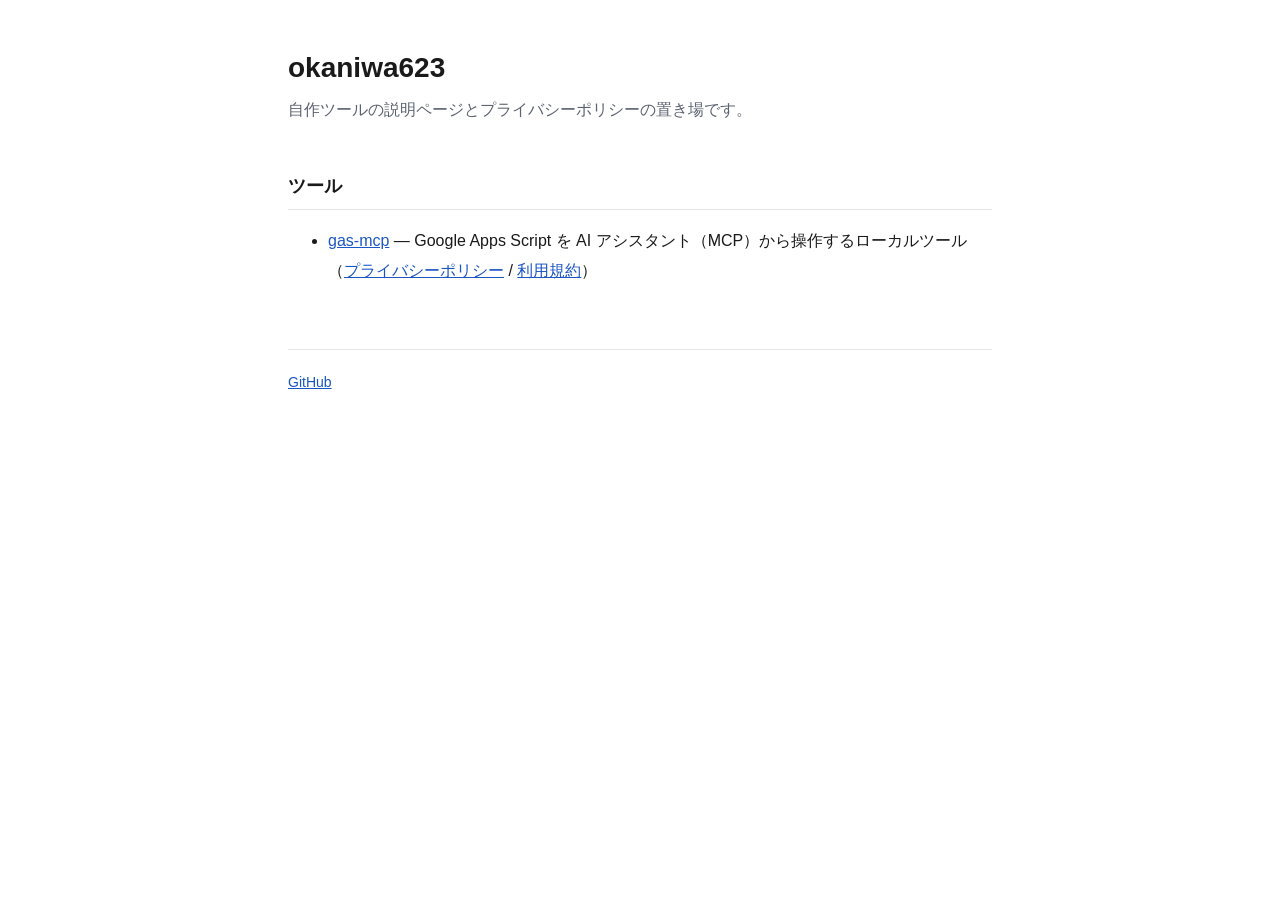
<file: index.html>
<!DOCTYPE html>
<html lang="ja">
<head>
<meta charset="utf-8">
<meta name="viewport" content="width=device-width, initial-scale=1">
<title>okaniwa623</title>
<meta name="description" content="個人ツールの説明・プライバシーポリシー置き場。">
<link rel="stylesheet" href="style.css">
</head>
<body>
<main>

<h1>okaniwa623</h1>
<p class="lead">自作ツールの説明ページとプライバシーポリシーの置き場です。</p>

<h2>ツール</h2>
<ul>
  <li>
    <a href="gas-mcp/">gas-mcp</a> —
    Google Apps Script を AI アシスタント（MCP）から操作するローカルツール
    （<a href="gas-mcp/privacy.html">プライバシーポリシー</a> /
     <a href="gas-mcp/terms.html">利用規約</a>）
  </li>
</ul>

<footer>
  <a href="https://github.com/okaniwa623">GitHub</a>
</footer>

</main>
</body>
</html>
</file>
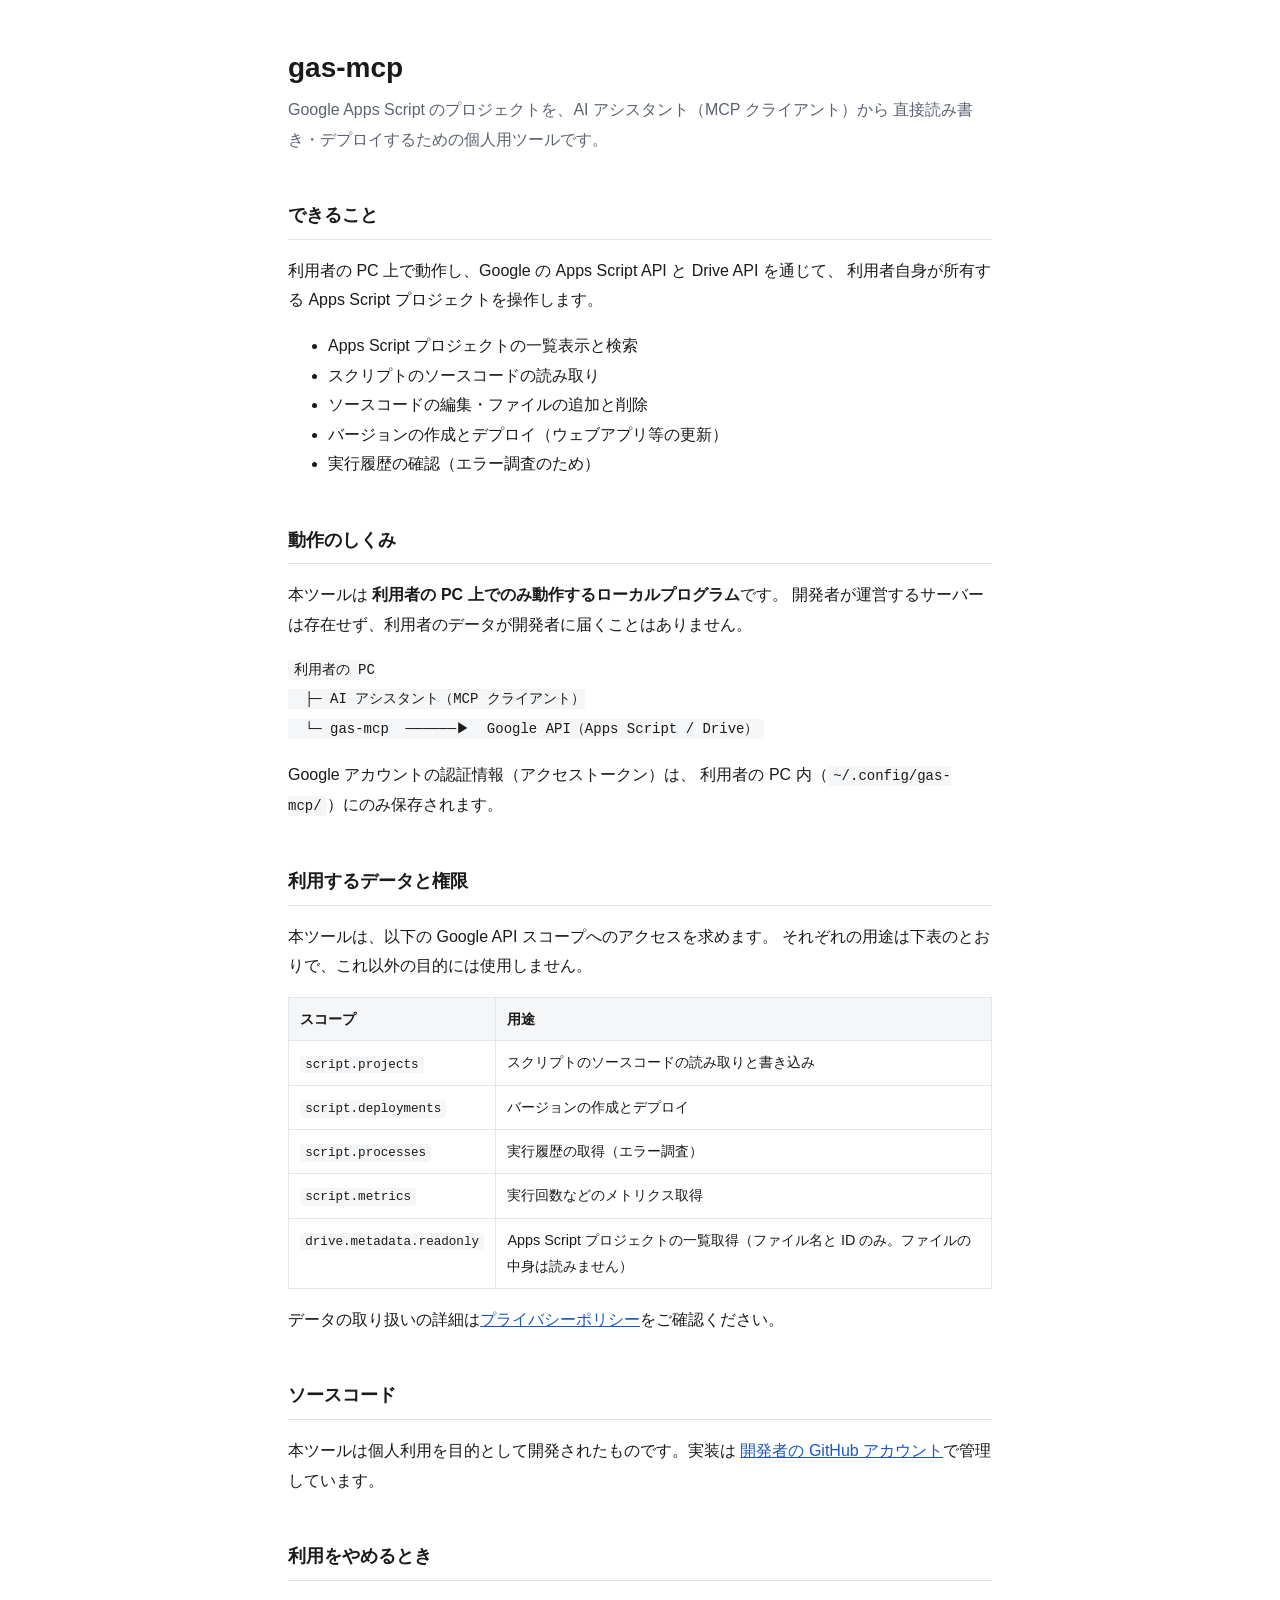
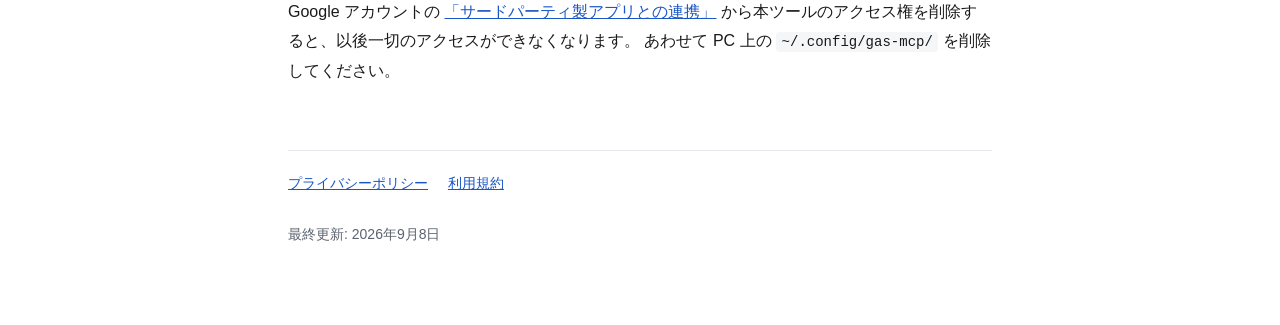
<file: gas-mcp/index.html>
<!DOCTYPE html>
<html lang="ja">
<head>
<meta charset="utf-8">
<meta name="viewport" content="width=device-width, initial-scale=1">
<title>gas-mcp — Google Apps Script を AI アシスタントから操作するツール</title>
<meta name="description" content="Google Apps Script プロジェクトの読み書き・デプロイを、MCP 経由で AI アシスタントから行うための個人用ツールです。">
<link rel="stylesheet" href="../style.css">
</head>
<body>
<main>

<h1>gas-mcp</h1>
<p class="lead">
Google Apps Script のプロジェクトを、AI アシスタント（MCP クライアント）から
直接読み書き・デプロイするための個人用ツールです。
</p>

<h2>できること</h2>
<p>
利用者の PC 上で動作し、Google の Apps Script API と Drive API を通じて、
利用者自身が所有する Apps Script プロジェクトを操作します。
</p>
<ul>
  <li>Apps Script プロジェクトの一覧表示と検索</li>
  <li>スクリプトのソースコードの読み取り</li>
  <li>ソースコードの編集・ファイルの追加と削除</li>
  <li>バージョンの作成とデプロイ（ウェブアプリ等の更新）</li>
  <li>実行履歴の確認（エラー調査のため）</li>
</ul>

<h2>動作のしくみ</h2>
<p>
本ツールは <strong>利用者の PC 上でのみ動作するローカルプログラム</strong>です。
開発者が運営するサーバーは存在せず、利用者のデータが開発者に届くことはありません。
</p>
<pre><code>利用者の PC
  ├─ AI アシスタント（MCP クライアント）
  └─ gas-mcp  ──────▶  Google API（Apps Script / Drive）</code></pre>
<p>
Google アカウントの認証情報（アクセストークン）は、
利用者の PC 内（<code>~/.config/gas-mcp/</code>）にのみ保存されます。
</p>

<h2>利用するデータと権限</h2>
<p>
本ツールは、以下の Google API スコープへのアクセスを求めます。
それぞれの用途は下表のとおりで、これ以外の目的には使用しません。
</p>
<table>
  <thead><tr><th>スコープ</th><th>用途</th></tr></thead>
  <tbody>
    <tr><td><code>script.projects</code></td><td>スクリプトのソースコードの読み取りと書き込み</td></tr>
    <tr><td><code>script.deployments</code></td><td>バージョンの作成とデプロイ</td></tr>
    <tr><td><code>script.processes</code></td><td>実行履歴の取得（エラー調査）</td></tr>
    <tr><td><code>script.metrics</code></td><td>実行回数などのメトリクス取得</td></tr>
    <tr><td><code>drive.metadata.readonly</code></td><td>Apps Script プロジェクトの一覧取得（ファイル名と ID のみ。ファイルの中身は読みません）</td></tr>
  </tbody>
</table>
<p>
データの取り扱いの詳細は<a href="privacy.html">プライバシーポリシー</a>をご確認ください。
</p>

<h2>ソースコード</h2>
<p>
本ツールは個人利用を目的として開発されたものです。実装は
<a href="https://github.com/okaniwa623">開発者の GitHub アカウント</a>で管理しています。
</p>

<h2>利用をやめるとき</h2>
<p>
Google アカウントの
<a href="https://myaccount.google.com/connections">「サードパーティ製アプリとの連携」</a>
から本ツールのアクセス権を削除すると、以後一切のアクセスができなくなります。
あわせて PC 上の <code>~/.config/gas-mcp/</code> を削除してください。
</p>

<footer>
  <a href="privacy.html">プライバシーポリシー</a>
  <a href="terms.html">利用規約</a>
  <br><br>
  <span class="updated">最終更新: 2026年9月8日</span>
</footer>

</main>
</body>
</html>
</file>
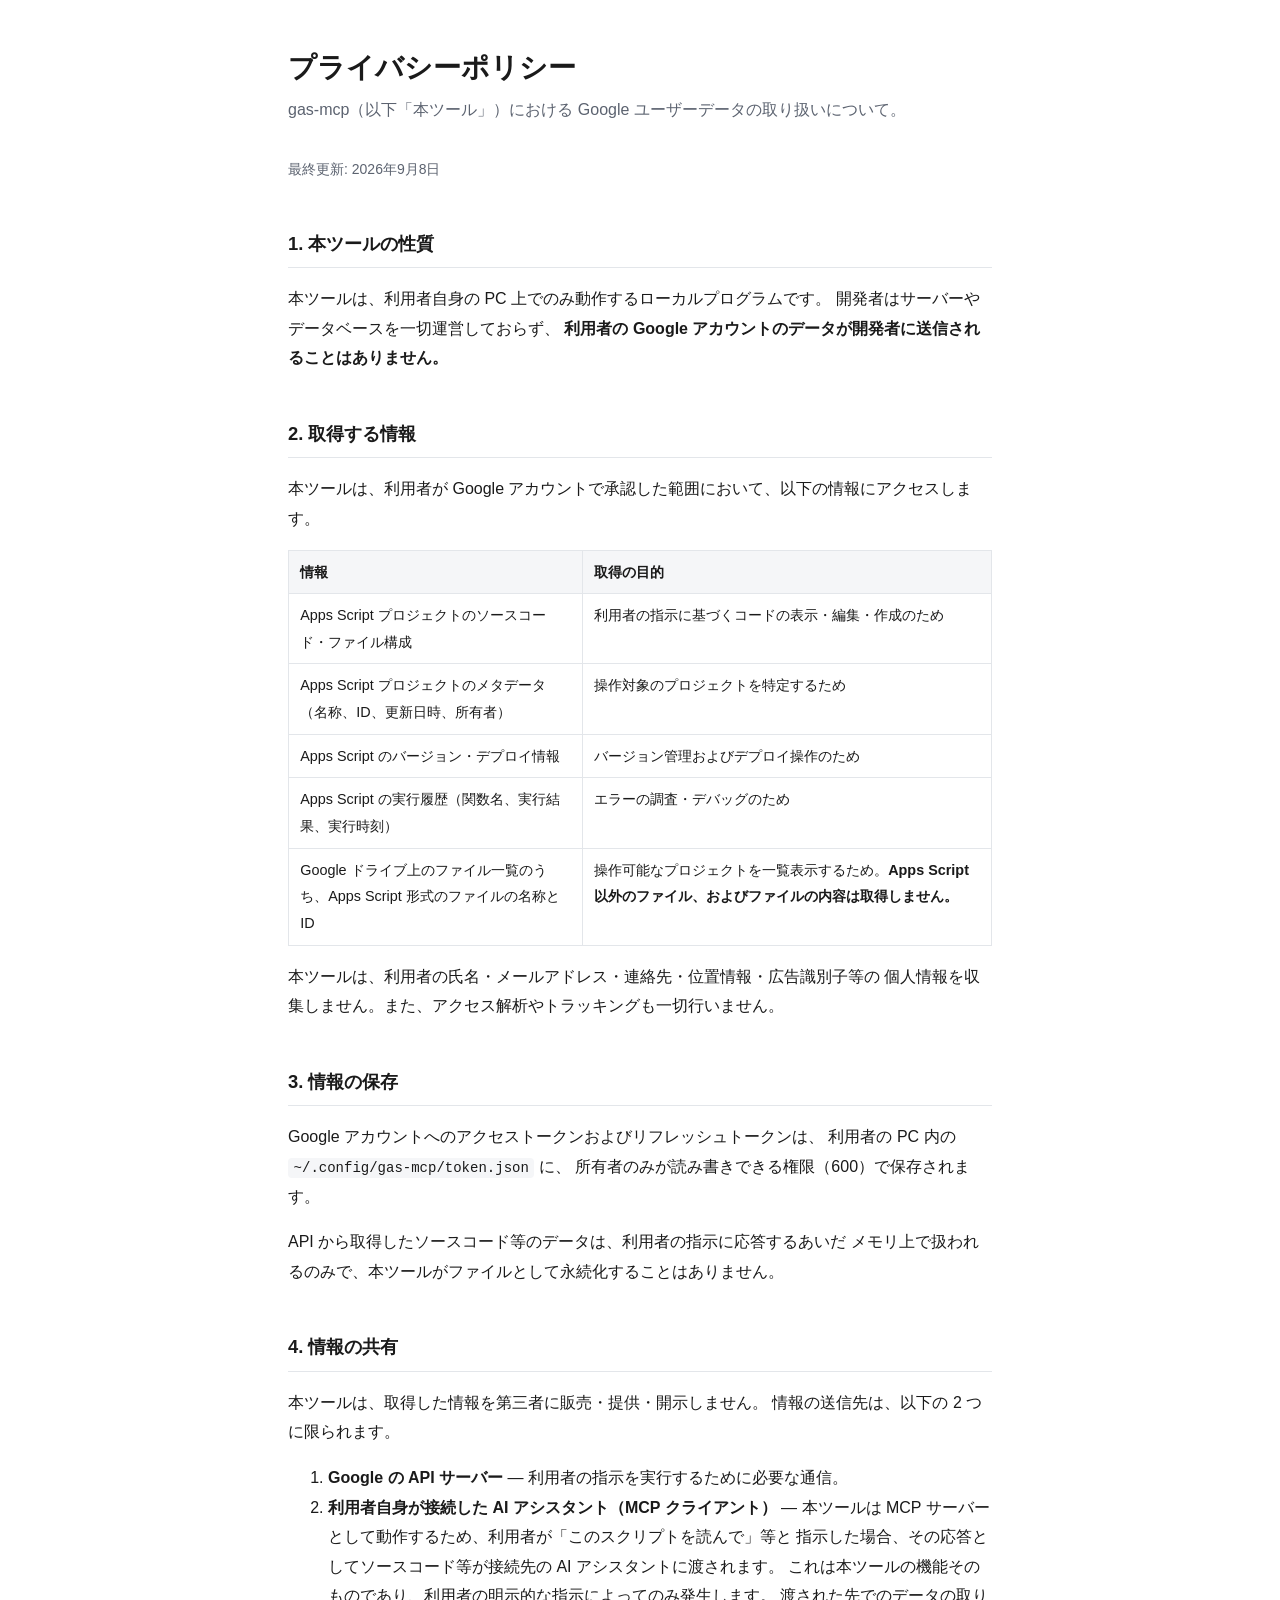
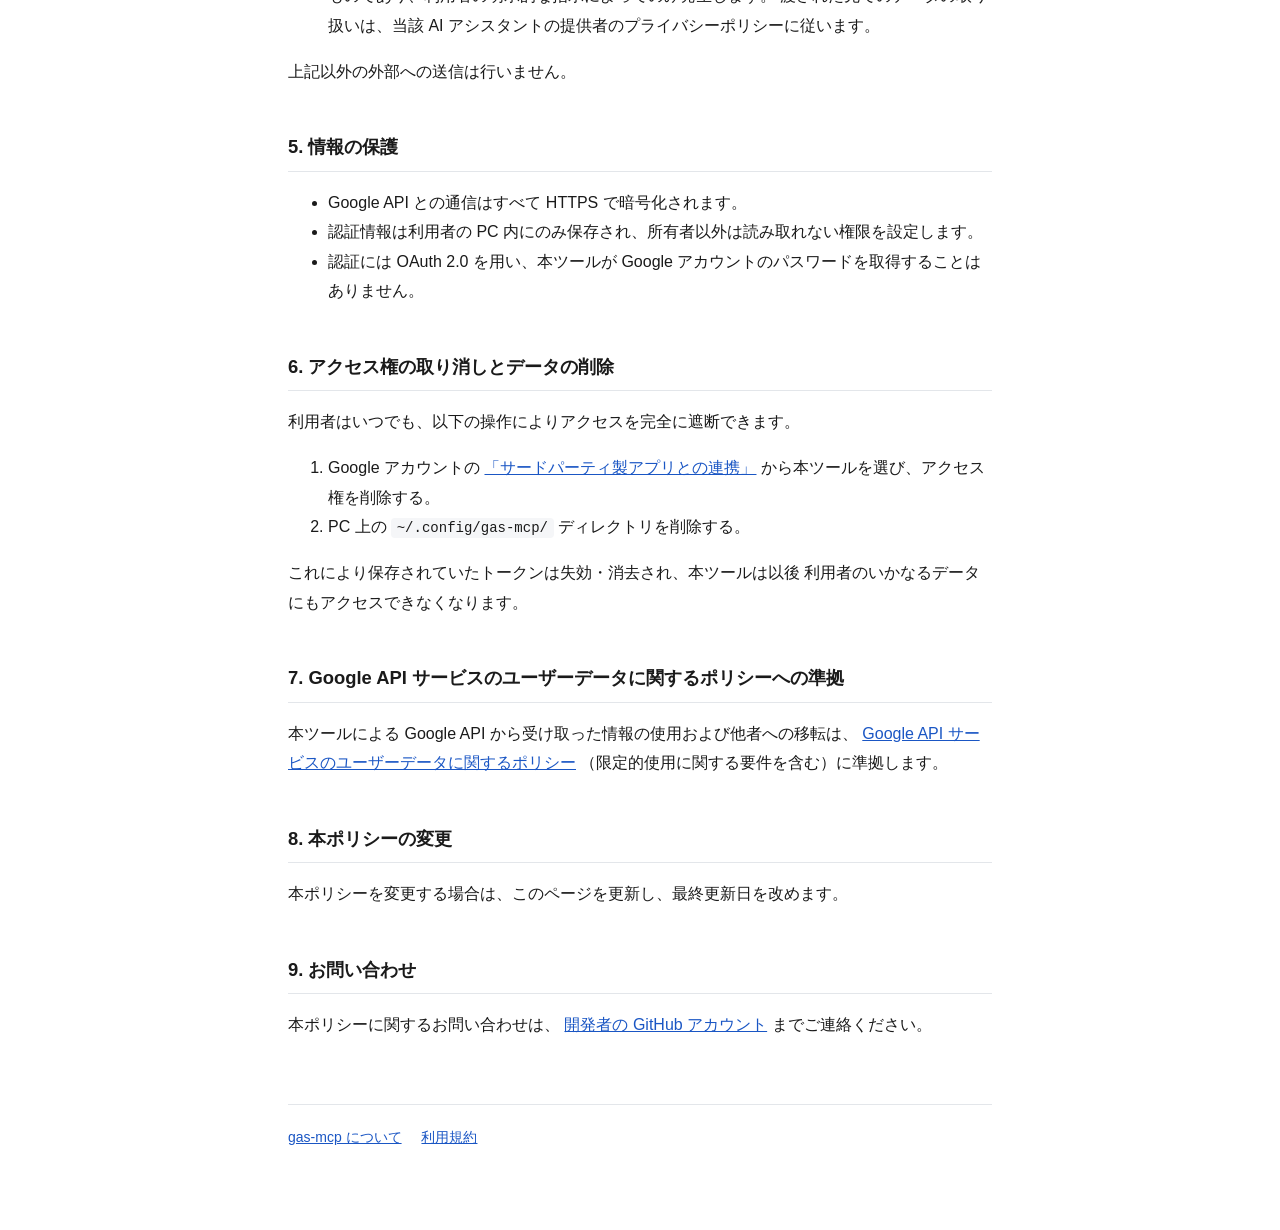
<file: gas-mcp/privacy.html>
<!DOCTYPE html>
<html lang="ja">
<head>
<meta charset="utf-8">
<meta name="viewport" content="width=device-width, initial-scale=1">
<title>プライバシーポリシー — gas-mcp</title>
<meta name="description" content="gas-mcp が Google ユーザーデータをどのように取得・利用・保存・共有するかについての説明。">
<link rel="stylesheet" href="../style.css">
</head>
<body>
<main>

<h1>プライバシーポリシー</h1>
<p class="lead">gas-mcp（以下「本ツール」）における Google ユーザーデータの取り扱いについて。</p>
<p class="updated">最終更新: 2026年9月8日</p>

<h2>1. 本ツールの性質</h2>
<p>
本ツールは、利用者自身の PC 上でのみ動作するローカルプログラムです。
開発者はサーバーやデータベースを一切運営しておらず、
<strong>利用者の Google アカウントのデータが開発者に送信されることはありません。</strong>
</p>

<h2>2. 取得する情報</h2>
<p>本ツールは、利用者が Google アカウントで承認した範囲において、以下の情報にアクセスします。</p>
<table>
  <thead><tr><th>情報</th><th>取得の目的</th></tr></thead>
  <tbody>
    <tr>
      <td>Apps Script プロジェクトのソースコード・ファイル構成</td>
      <td>利用者の指示に基づくコードの表示・編集・作成のため</td>
    </tr>
    <tr>
      <td>Apps Script プロジェクトのメタデータ（名称、ID、更新日時、所有者）</td>
      <td>操作対象のプロジェクトを特定するため</td>
    </tr>
    <tr>
      <td>Apps Script のバージョン・デプロイ情報</td>
      <td>バージョン管理およびデプロイ操作のため</td>
    </tr>
    <tr>
      <td>Apps Script の実行履歴（関数名、実行結果、実行時刻）</td>
      <td>エラーの調査・デバッグのため</td>
    </tr>
    <tr>
      <td>Google ドライブ上のファイル一覧のうち、Apps Script 形式のファイルの名称と ID</td>
      <td>操作可能なプロジェクトを一覧表示するため。<strong>Apps Script 以外のファイル、およびファイルの内容は取得しません。</strong></td>
    </tr>
  </tbody>
</table>
<p>
本ツールは、利用者の氏名・メールアドレス・連絡先・位置情報・広告識別子等の
個人情報を収集しません。また、アクセス解析やトラッキングも一切行いません。
</p>

<h2>3. 情報の保存</h2>
<p>
Google アカウントへのアクセストークンおよびリフレッシュトークンは、
利用者の PC 内の <code>~/.config/gas-mcp/token.json</code> に、
所有者のみが読み書きできる権限（600）で保存されます。
</p>
<p>
API から取得したソースコード等のデータは、利用者の指示に応答するあいだ
メモリ上で扱われるのみで、本ツールがファイルとして永続化することはありません。
</p>

<h2>4. 情報の共有</h2>
<p>
本ツールは、取得した情報を第三者に販売・提供・開示しません。
情報の送信先は、以下の 2 つに限られます。
</p>
<ol>
  <li>
    <strong>Google の API サーバー</strong> — 利用者の指示を実行するために必要な通信。
  </li>
  <li>
    <strong>利用者自身が接続した AI アシスタント（MCP クライアント）</strong> —
    本ツールは MCP サーバーとして動作するため、利用者が「このスクリプトを読んで」等と
    指示した場合、その応答としてソースコード等が接続先の AI アシスタントに渡されます。
    これは本ツールの機能そのものであり、利用者の明示的な指示によってのみ発生します。
    渡された先でのデータの取り扱いは、当該 AI アシスタントの提供者のプライバシーポリシーに従います。
  </li>
</ol>
<p>
上記以外の外部への送信は行いません。
</p>

<h2>5. 情報の保護</h2>
<ul>
  <li>Google API との通信はすべて HTTPS で暗号化されます。</li>
  <li>認証情報は利用者の PC 内にのみ保存され、所有者以外は読み取れない権限を設定します。</li>
  <li>認証には OAuth 2.0 を用い、本ツールが Google アカウントのパスワードを取得することはありません。</li>
</ul>

<h2>6. アクセス権の取り消しとデータの削除</h2>
<p>利用者はいつでも、以下の操作によりアクセスを完全に遮断できます。</p>
<ol>
  <li>
    Google アカウントの
    <a href="https://myaccount.google.com/connections">「サードパーティ製アプリとの連携」</a>
    から本ツールを選び、アクセス権を削除する。
  </li>
  <li>
    PC 上の <code>~/.config/gas-mcp/</code> ディレクトリを削除する。
  </li>
</ol>
<p>
これにより保存されていたトークンは失効・消去され、本ツールは以後
利用者のいかなるデータにもアクセスできなくなります。
</p>

<h2>7. Google API サービスのユーザーデータに関するポリシーへの準拠</h2>
<p>
本ツールによる Google API から受け取った情報の使用および他者への移転は、
<a href="https://developers.google.com/terms/api-services-user-data-policy">Google API サービスのユーザーデータに関するポリシー</a>
（限定的使用に関する要件を含む）に準拠します。
</p>

<h2>8. 本ポリシーの変更</h2>
<p>
本ポリシーを変更する場合は、このページを更新し、最終更新日を改めます。
</p>

<h2>9. お問い合わせ</h2>
<p>
本ポリシーに関するお問い合わせは、
<a href="https://github.com/okaniwa623">開発者の GitHub アカウント</a>
までご連絡ください。
</p>

<footer>
  <a href="index.html">gas-mcp について</a>
  <a href="terms.html">利用規約</a>
</footer>

</main>
</body>
</html>
</file>
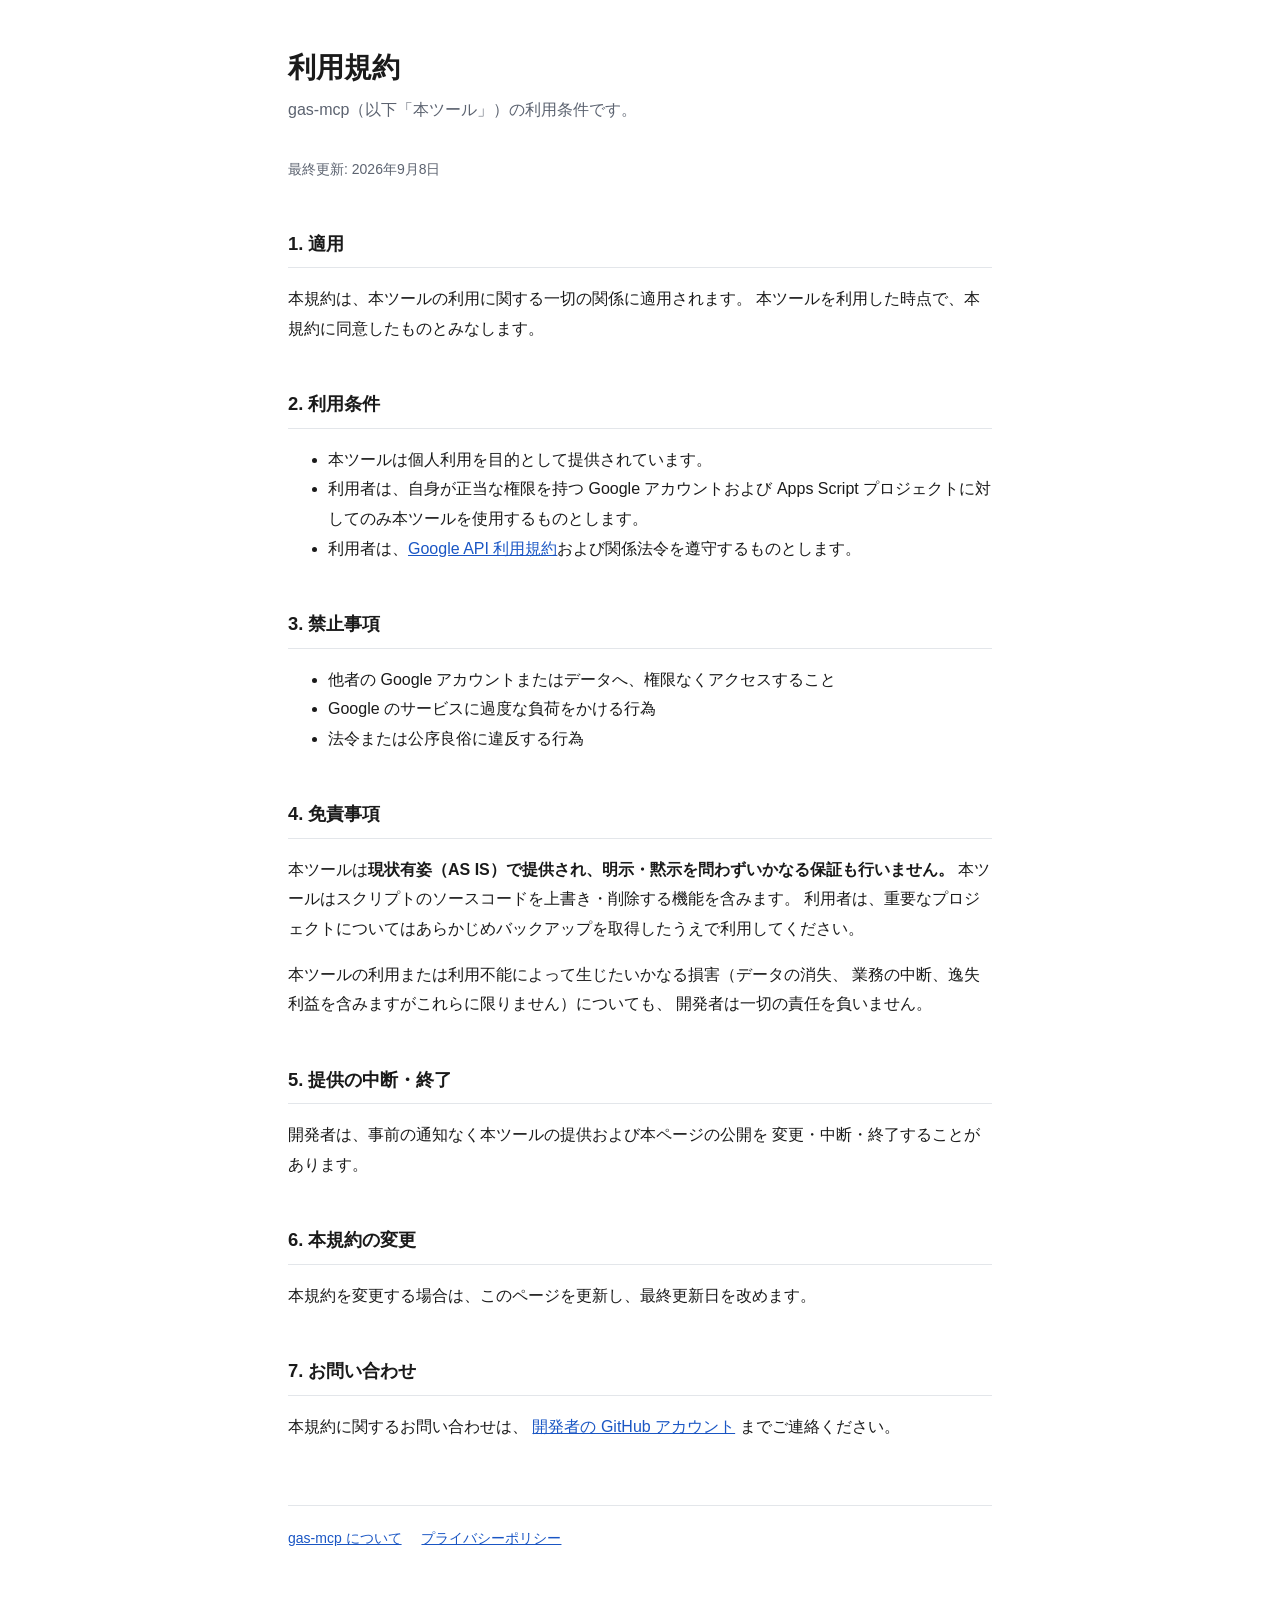
<file: gas-mcp/terms.html>
<!DOCTYPE html>
<html lang="ja">
<head>
<meta charset="utf-8">
<meta name="viewport" content="width=device-width, initial-scale=1">
<title>利用規約 — gas-mcp</title>
<meta name="description" content="gas-mcp の利用条件および免責事項。">
<link rel="stylesheet" href="../style.css">
</head>
<body>
<main>

<h1>利用規約</h1>
<p class="lead">gas-mcp（以下「本ツール」）の利用条件です。</p>
<p class="updated">最終更新: 2026年9月8日</p>

<h2>1. 適用</h2>
<p>
本規約は、本ツールの利用に関する一切の関係に適用されます。
本ツールを利用した時点で、本規約に同意したものとみなします。
</p>

<h2>2. 利用条件</h2>
<ul>
  <li>本ツールは個人利用を目的として提供されています。</li>
  <li>利用者は、自身が正当な権限を持つ Google アカウントおよび Apps Script プロジェクトに対してのみ本ツールを使用するものとします。</li>
  <li>利用者は、<a href="https://developers.google.com/terms">Google API 利用規約</a>および関係法令を遵守するものとします。</li>
</ul>

<h2>3. 禁止事項</h2>
<ul>
  <li>他者の Google アカウントまたはデータへ、権限なくアクセスすること</li>
  <li>Google のサービスに過度な負荷をかける行為</li>
  <li>法令または公序良俗に違反する行為</li>
</ul>

<h2>4. 免責事項</h2>
<p>
本ツールは<strong>現状有姿（AS IS）で提供され、明示・黙示を問わずいかなる保証も行いません。</strong>
本ツールはスクリプトのソースコードを上書き・削除する機能を含みます。
利用者は、重要なプロジェクトについてはあらかじめバックアップを取得したうえで利用してください。
</p>
<p>
本ツールの利用または利用不能によって生じたいかなる損害（データの消失、
業務の中断、逸失利益を含みますがこれらに限りません）についても、
開発者は一切の責任を負いません。
</p>

<h2>5. 提供の中断・終了</h2>
<p>
開発者は、事前の通知なく本ツールの提供および本ページの公開を
変更・中断・終了することがあります。
</p>

<h2>6. 本規約の変更</h2>
<p>
本規約を変更する場合は、このページを更新し、最終更新日を改めます。
</p>

<h2>7. お問い合わせ</h2>
<p>
本規約に関するお問い合わせは、
<a href="https://github.com/okaniwa623">開発者の GitHub アカウント</a>
までご連絡ください。
</p>

<footer>
  <a href="index.html">gas-mcp について</a>
  <a href="privacy.html">プライバシーポリシー</a>
</footer>

</main>
</body>
</html>
</file>
<file: style.css>
:root {
  --bg: #ffffff;
  --fg: #1a1a1a;
  --muted: #5c6370;
  --line: #e3e6ea;
  --accent: #1a56c4;
  --code-bg: #f5f6f8;
}
@media (prefers-color-scheme: dark) {
  :root {
    --bg: #14161a;
    --fg: #e6e8eb;
    --muted: #9aa1ad;
    --line: #2c3037;
    --accent: #7aa7ff;
    --code-bg: #1d2026;
  }
}
* { box-sizing: border-box; }
body {
  margin: 0;
  padding: 3rem 1.25rem 5rem;
  background: var(--bg);
  color: var(--fg);
  font-family: -apple-system, BlinkMacSystemFont, "Hiragino Sans", "Noto Sans JP", sans-serif;
  line-height: 1.85;
  font-size: 16px;
}
main { max-width: 44rem; margin: 0 auto; }
h1 { font-size: 1.75rem; line-height: 1.4; margin: 0 0 .5rem; }
h2 { font-size: 1.15rem; margin: 2.75rem 0 .75rem; padding-bottom: .4rem; border-bottom: 1px solid var(--line); }
h3 { font-size: 1rem; margin: 1.75rem 0 .5rem; }
p, li { color: var(--fg); }
.lead { color: var(--muted); margin: 0 0 2rem; }
a { color: var(--accent); }
code { background: var(--code-bg); padding: .15em .4em; border-radius: 4px; font-size: .875em; }
table { border-collapse: collapse; width: 100%; margin: 1rem 0; font-size: .9rem; display: block; overflow-x: auto; }
th, td { border: 1px solid var(--line); padding: .5rem .7rem; text-align: left; vertical-align: top; }
th { background: var(--code-bg); font-weight: 600; white-space: nowrap; }
footer { margin-top: 4rem; padding-top: 1.25rem; border-top: 1px solid var(--line); color: var(--muted); font-size: .875rem; }
footer a { margin-right: 1rem; }
.updated { color: var(--muted); font-size: .875rem; }
</file>
